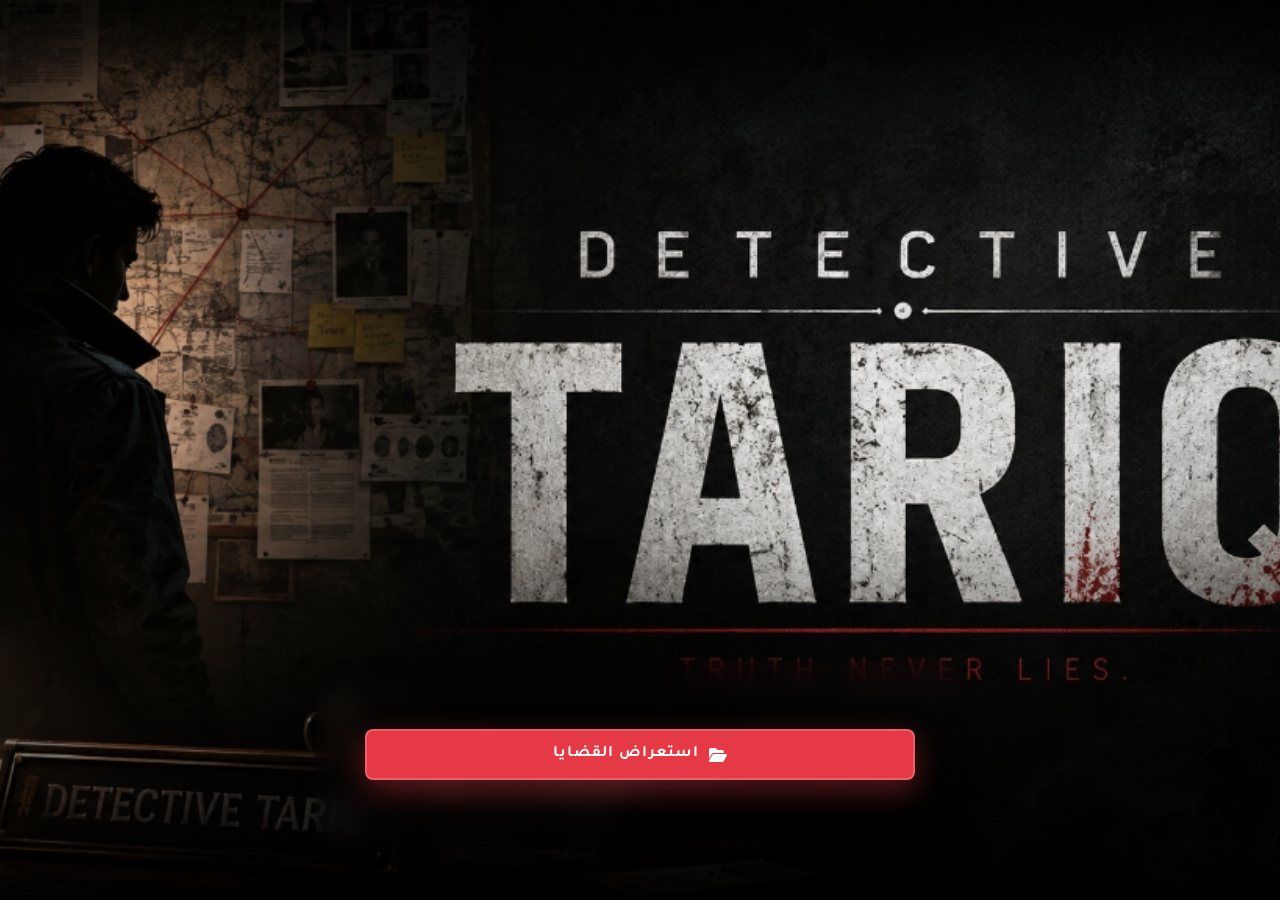
<file: index.html>
<!DOCTYPE html>
<html lang="ar" dir="rtl">
<head>
    <meta charset="UTF-8">
    <meta name="viewport" content="width=device-width, initial-scale=1.0">
    <meta http-equiv="Cache-Control" content="no-cache, no-store, must-revalidate">
    <meta http-equiv="Pragma" content="no-cache">
    <meta http-equiv="Expires" content="0">
    <title>المحقق طارق</title>
    <link rel="stylesheet" href="style.css">
    <link href="https://fonts.googleapis.com/css2?family=Tajawal:wght@400;500;700;900&display=swap" rel="stylesheet">
    <link rel="stylesheet" href="https://cdnjs.cloudflare.com/ajax/libs/font-awesome/6.4.0/css/all.min.css">
</head>
<body class="landing-body" style="background-image: url('intro_bg.jpg?v=2'); background-size: cover; background-position: center;">
    
    <div class="landing-overlay" style="background: linear-gradient(to top, rgba(0,0,0,0.9) 0%, transparent 40%);"></div>

    <div class="landing-content" style="background: transparent; border: none; box-shadow: none; margin-top: auto; margin-bottom: 50px;">
        <a href="cases_hub.html" class="btn btn-yellow start-btn" style="background: #e63946; color: white; border: 2px solid rgba(255,255,255,0.2); box-shadow: 0 10px 30px rgba(230, 57, 70, 0.4);"><i class="fas fa-folder-open"></i> استعراض القضايا</a>
    </div>
</body>
</html>
</file>
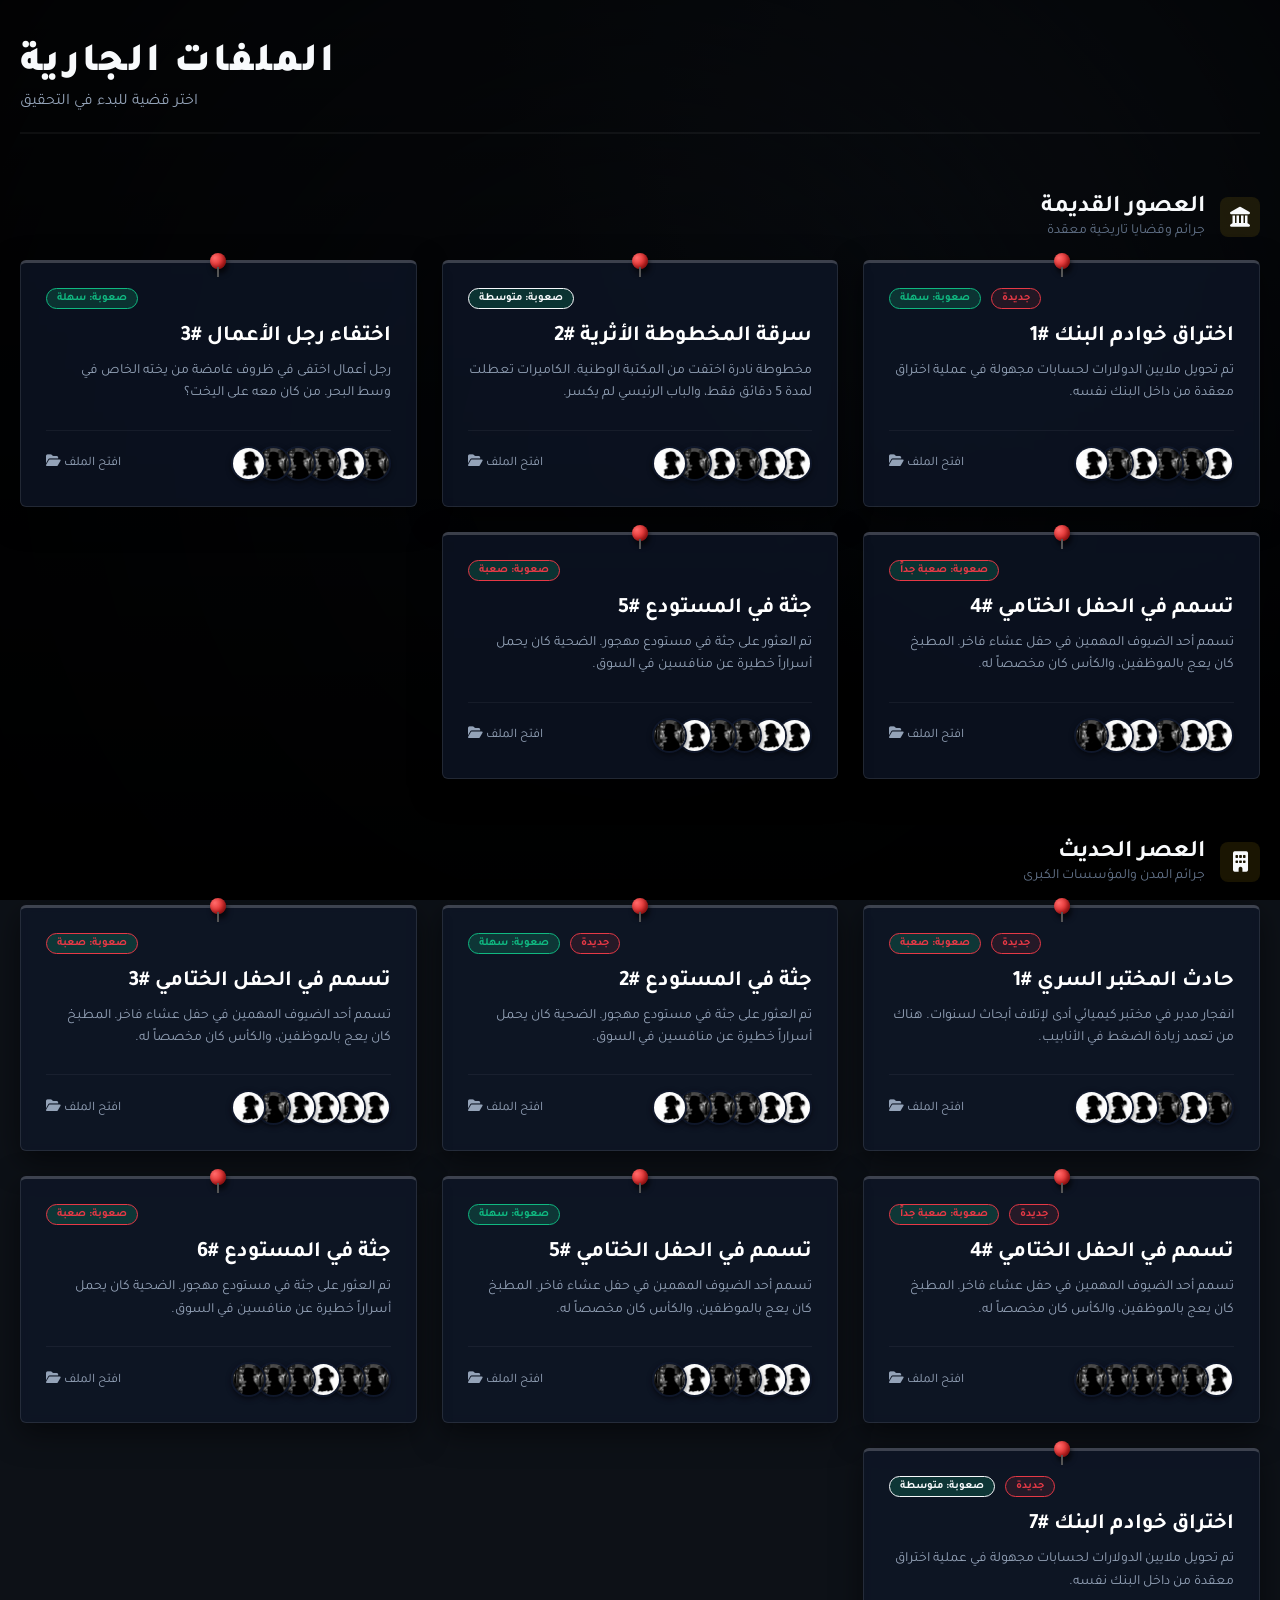
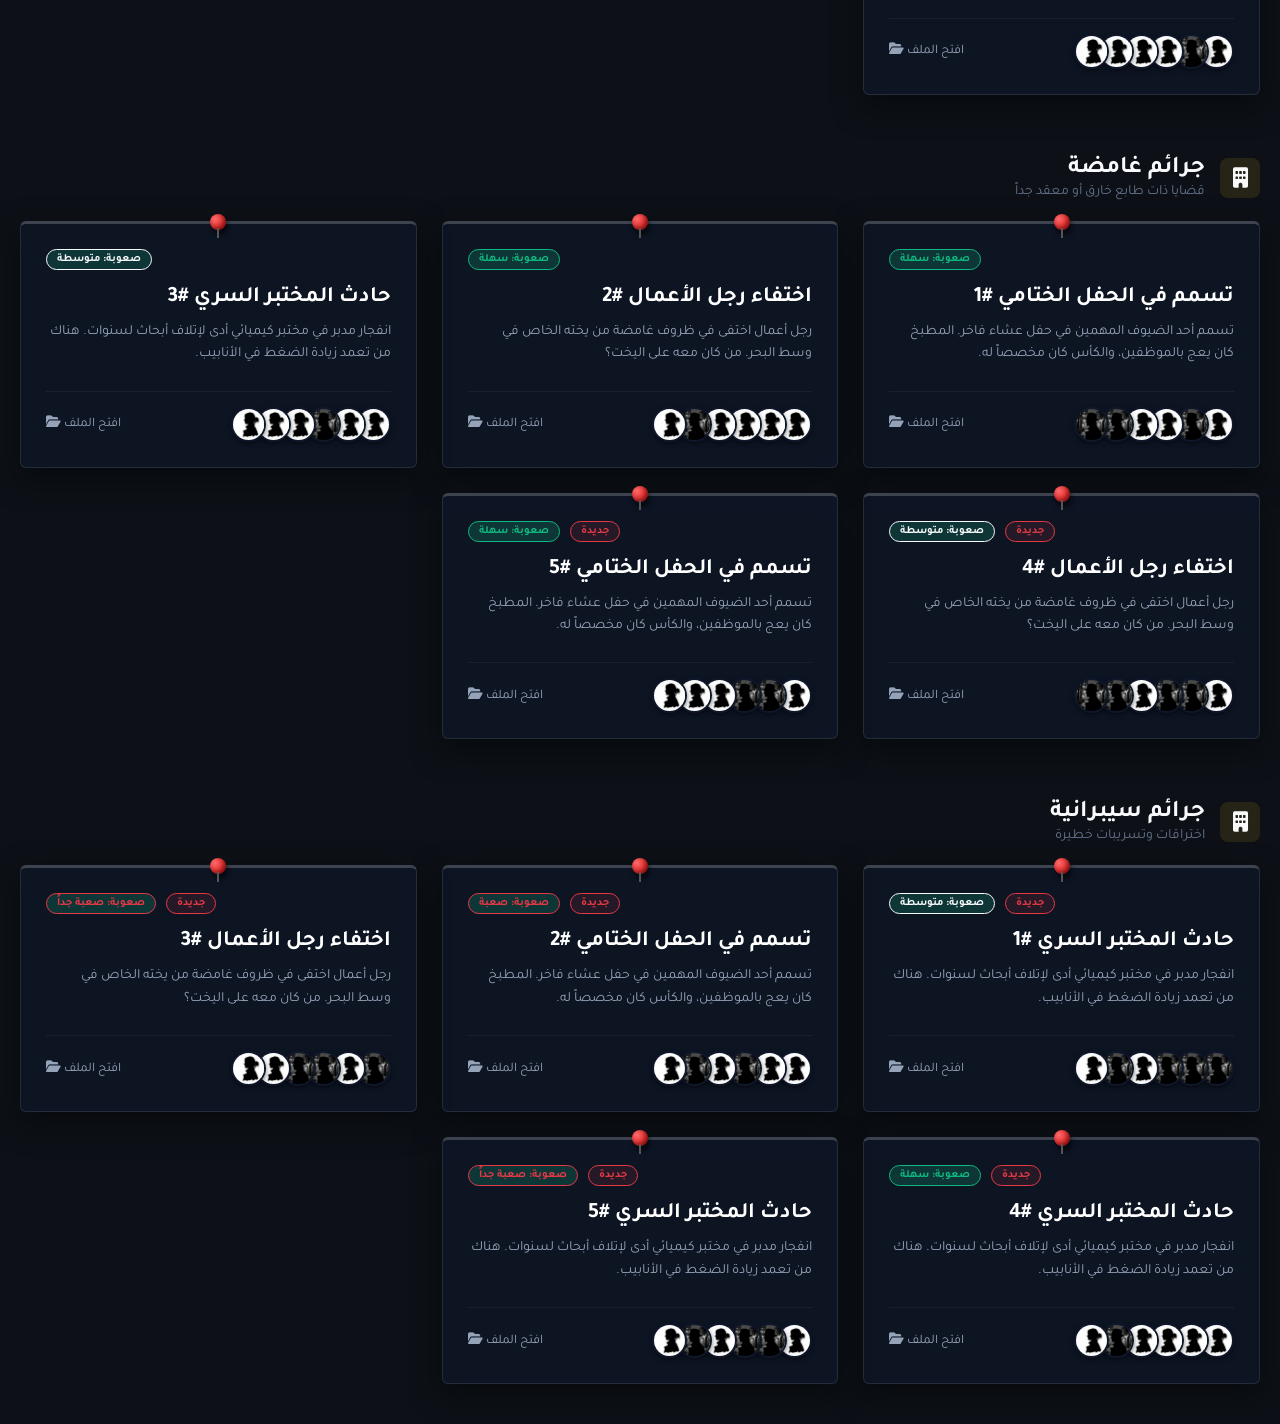
<file: cases_hub.html>
<!DOCTYPE html>
<html lang="ar" dir="rtl">
<head>
    <meta charset="UTF-8">
    <meta name="viewport" content="width=device-width, initial-scale=1.0">
    <meta http-equiv="Cache-Control" content="no-cache, no-store, must-revalidate">
    <meta http-equiv="Pragma" content="no-cache">
    <meta http-equiv="Expires" content="0">
    <title>المحقق طارق - اختيار القضية</title>
    <link rel="stylesheet" href="style.css">
    <link href="https://fonts.googleapis.com/css2?family=Tajawal:wght@400;500;700;900&display=swap" rel="stylesheet">
    <link rel="stylesheet" href="https://cdnjs.cloudflare.com/ajax/libs/font-awesome/6.4.0/css/all.min.css">
</head>
<body class="hub-body">
    <div class="overlay"></div>
    
    <div class="hub-container">
        <header class="hub-header">
            <h1 class="hub-title">الملفات الجارية</h1>
            <p class="hub-subtitle">اختر قضية للبدء في التحقيق</p>
        </header>

        <div class="corkboard" id="corkboard">
            <!-- Cases will be dynamically injected here -->
        </div>
    </div>

    <script src="cases_data.js?v=3"></script>
    <script>
        document.addEventListener('DOMContentLoaded', () => {
            const corkboard = document.getElementById('corkboard');
            
            // Group cases by category
            const categories = {};
            for (const [id, caseInfo] of Object.entries(casesData)) {
                if (!categories[caseInfo.category]) {
                    categories[caseInfo.category] = [];
                }
                categories[caseInfo.category].push({ id, ...caseInfo });
            }

            // Render categories and cards
            for (const [categoryName, cases] of Object.entries(categories)) {
                
                // Category Header
                const catHeader = document.createElement('div');
                catHeader.className = 'category-header';
                catHeader.innerHTML = `
                    <div class="cat-icon"><i class="fas ${categoryName === 'العصور القديمة' ? 'fa-landmark' : 'fa-building'}"></i></div>
                    <div class="cat-title-area">
                        <h3>${categoryName}</h3>
                        <p>${cases[0].categoryDesc}</p>
                    </div>
                `;
                corkboard.appendChild(catHeader);

                // Cases Grid for this category
                const grid = document.createElement('div');
                grid.className = 'cases-grid';

                cases.forEach(c => {
                    const card = document.createElement('div');
                    card.className = 'case-card';
                    card.onclick = () => window.location.href = `case_dashboard.html?case=${c.id}`;
                    
                    let difficultyColor = c.difficulty.includes('صعب') ? 'var(--accent-red)' : (c.difficulty.includes('متوسط') ? 'var(--accent-yellow)' : '#10b981');

                    // Small suspect avatars HTML
                    let avatarsHtml = c.suspects.map(s => `<img src="${s.avatar}" class="small-avatar" title="${s.name}">`).join('');

                    card.innerHTML = `
                        <div class="card-pin"></div>
                        <div class="card-badges">
                            ${c.isNew ? '<span class="badge new-badge">جديدة</span>' : ''}
                            <span class="badge diff-badge" style="color: ${difficultyColor}; border-color: ${difficultyColor};">صعوبة: ${c.difficulty}</span>
                        </div>
                        <h2 class="card-title">${c.title}</h2>
                        <p class="card-desc">${c.description}</p>
                        
                        <div class="card-footer">
                            <div class="suspects-mini">
                                ${avatarsHtml}
                            </div>
                            <div class="action-text">
                                <span>افتح الملف <i class="fas fa-folder-open"></i></span>
                            </div>
                        </div>
                    `;
                    grid.appendChild(card);
                });

                corkboard.appendChild(grid);
            }
        });
    </script>
</body>
</html>
</file>
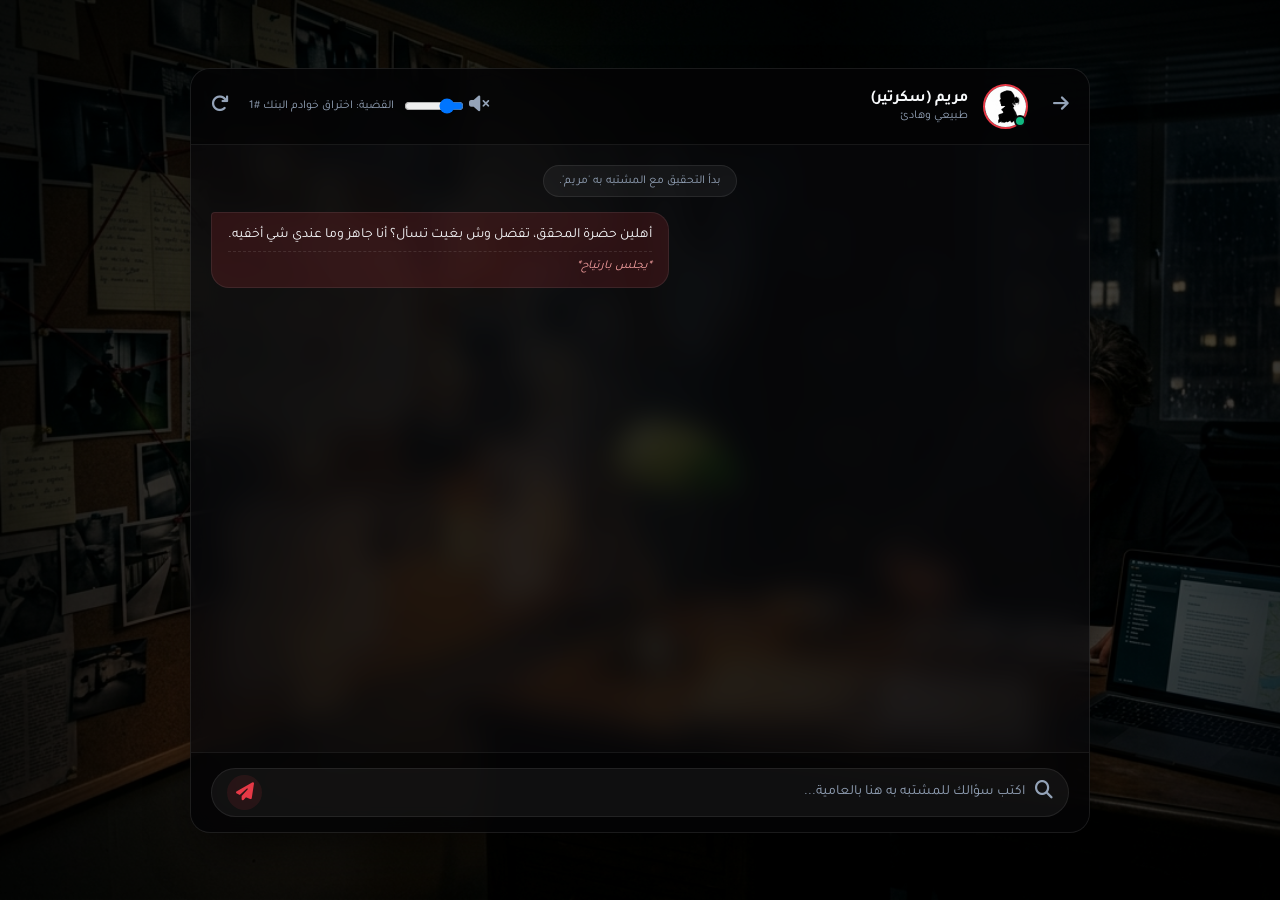
<file: chat.html>
<!DOCTYPE html>
<html lang="ar" dir="rtl">
<head>
    <meta charset="UTF-8">
    <meta name="viewport" content="width=device-width, initial-scale=1.0">
    <title>المحقق طارق - غرفة التحقيق</title>
    <link rel="stylesheet" href="style.css">
    <link href="https://fonts.googleapis.com/css2?family=Tajawal:wght@400;500;700&display=swap" rel="stylesheet">
    <link rel="stylesheet" href="https://cdnjs.cloudflare.com/ajax/libs/font-awesome/6.4.0/css/all.min.css">
</head>
<body class="chat-body">
    <div class="overlay"></div>

    <!-- Case Closed Overlay -->
    <div id="caseClosedOverlay" class="case-closed-overlay" style="display: none;">
        <div class="case-closed-content">
            <h1 class="case-closed-title">CASE CLOSED</h1>
            <p class="case-closed-subtitle">تم إغلاق القضية وإحالة المتهم للمحكمة</p>
            <a href="index.html" class="btn btn-red" style="margin-top: 20px;"><i class="fas fa-home"></i> العودة للرئيسية</a>
        </div>
    </div>

    <div class="app-container">
        <!-- Hidden YouTube Player for Background Music -->
        <div id="ytPlayer" style="position: absolute; width: 0; height: 0; border: 0; overflow: hidden; opacity: 0; pointer-events: none;"></div>
        
        <header class="chat-header">
            <div class="profile-info">
                <a href="#" id="backToDashboardBtn" class="icon-btn back-btn"><i class="fas fa-arrow-right"></i></a>
                <div class="avatar">
                    <img src="" alt="المشتبه به" id="suspectImage">
                    <div class="status-indicator"></div>
                </div>
                <div class="user-details">
                    <h2 id="suspectName">جاري التحميل...</h2>
                    <p class="status-text">طبيعي وهادئ</p>
                </div>
            </div>
            <div class="actions" style="display: flex; align-items: center; gap: 10px;">
                <div style="display: flex; align-items: center; gap: 5px;">
                    <button class="icon-btn" id="toggleAudioBtn" title="تشغيل/إيقاف الموسيقى"><i class="fas fa-volume-mute"></i></button>
                    <input type="range" id="volumeSlider" min="0" max="1" step="0.05" value="0.2" style="width: 60px; cursor: pointer;">
                </div>
                <span id="caseName" style="color: var(--text-secondary); font-size: 12px; margin-left: 10px;">القضية</span>
                <button class="icon-btn" onclick="location.reload()" title="إعادة تشغيل المحادثة (فقدان السجل)"><i class="fas fa-redo"></i></button>
            </div>
        </header>
        
        <main class="chat-area" id="chatArea">
            <div class="message-wrapper system-message">
                <p id="systemGreeting">بدأ التحقيق...</p>
            </div>
        </main>
        
        <footer class="input-area" id="inputFooter">
            <div class="input-wrapper">
                <button class="icon-btn attach-btn"><i class="fas fa-search"></i></button>
                <input type="text" id="userInput" placeholder="اكتب سؤالك للمشتبه به هنا بالعامية..." autocomplete="off">
                <button class="icon-btn send-btn" id="sendBtn"><i class="fas fa-paper-plane"></i></button>
            </div>
        </footer>

        <!-- Action Area (Hidden by default, shown when guilty confesses) -->
        <div id="arrestArea" class="action-area" style="display: none;">
            <button id="arrestBtn" class="btn btn-red w-full arrest-btn"><i class="fas fa-gavel"></i> إحالة إلى المحكمة والسجن</button>
        </div>
    </div>
    
    <script src="https://www.youtube.com/iframe_api"></script>
    <script src="cases_data.js"></script>
    <script src="app.js"></script>
</body>
</html>
</file>
<file: style.css>
:root {
    --bg-dark: #09090b;
    --panel-bg: rgba(9, 9, 11, 0.75); /* Darker glassmorphism */
    --border-color: rgba(255, 255, 255, 0.08);
    --text-primary: #f8fafc;
    --text-secondary: #94a3b8;
    --accent-red: #e63946;
    --accent-red-hover: #b91c1c;
    --accent-white: #ffffff;
    --chat-detective: rgba(255, 255, 255, 0.1);
    --chat-suspect: rgba(230, 57, 70, 0.15); /* Tint of red for suspect */
    --nervous-color: #ef4444;
}

* {
    margin: 0;
    padding: 0;
    box-sizing: border-box;
    font-family: 'Tajawal', sans-serif;
}

body {
    background-color: var(--bg-dark);
    background-image: url('bg.jpg');
    background-size: cover;
    background-position: center;
    background-attachment: fixed;
    color: var(--text-primary);
    min-height: 100vh;
    display: flex;
    justify-content: center;
    align-items: center;
    position: relative;
}

.overlay {
    position: fixed;
    top: 0;
    left: 0;
    width: 100%;
    height: 100%;
    background: radial-gradient(circle at center, rgba(0,0,0,0.4) 0%, rgba(0,0,0,0.85) 100%);
    z-index: -1;
}

/* ============================
   Landing Page Styles
============================ */
.landing-body {
    display: flex;
    justify-content: center;
    align-items: center;
    height: 100vh;
    background-color: #050505;
    position: relative;
    overflow: hidden;
}

.slideshow {
    list-style: none;
    width: 100%;
    height: 100vh;
    position: fixed;
    top: 0;
    left: 0;
    z-index: 0;
    padding: 0;
    margin: 0;
}

.slideshow li span {
    width: 100%;
    height: 100%;
    position: absolute;
    top: 0;
    left: 0;
    color: transparent;
    background-size: cover;
    background-position: center center;
    opacity: 0;
    animation: imageAnimation 18s linear infinite 0s;
    /* Adding a subtle zoom effect */
    transform: scale(1.05);
}

.slideshow li:nth-child(1) span { 
    background-image: url('slide1.png'); 
}
.slideshow li:nth-child(2) span { 
    background-image: url('slide2.png'); 
    animation-delay: 6s; 
}
.slideshow li:nth-child(3) span { 
    background-image: url('slide3.png'); 
    animation-delay: 12s; 
}

@keyframes imageAnimation {
    0% { opacity: 0; transform: scale(1.05); }
    15% { opacity: 1; }
    33% { opacity: 1; }
    48% { opacity: 0; transform: scale(1.1); }
    100% { opacity: 0; transform: scale(1.05); }
}

.landing-overlay {
    position: fixed;
    top: 0;
    left: 0;
    width: 100%;
    height: 100%;
    background: linear-gradient(135deg, rgba(15, 23, 42, 0.9) 0%, rgba(0, 0, 0, 0.6) 100%);
    z-index: 1;
}

.landing-content {
    position: relative;
    z-index: 2;
    background: rgba(10, 15, 30, 0.6);
    padding: 70px 50px;
    border-radius: 25px;
    text-align: center;
    backdrop-filter: blur(15px);
    -webkit-backdrop-filter: blur(15px);
    border: 1px solid rgba(255, 255, 255, 0.15);
    box-shadow: 0 30px 60px rgba(0,0,0,0.8), inset 0 1px 0 rgba(255,255,255,0.2);
    max-width: 650px;
    width: 90%;
    animation: slideUpFade 1s cubic-bezier(0.16, 1, 0.3, 1);
}

@keyframes slideUpFade {
    0% { opacity: 0; transform: translateY(50px); }
    100% { opacity: 1; transform: translateY(0); }
}

.landing-title {
    font-size: 70px;
    font-weight: 900;
    color: #fff;
    margin-bottom: 15px;
    text-shadow: 0 0 20px rgba(250, 204, 21, 0.4);
    letter-spacing: -2px;
}

.landing-desc {
    font-size: 22px;
    color: #cbd5e1;
    margin-bottom: 45px;
    font-weight: 500;
}

.start-btn {
    font-size: 24px;
    padding: 18px 50px;
    border-radius: 50px;
    text-transform: uppercase;
    letter-spacing: 1px;
    box-shadow: 0 10px 25px rgba(250, 204, 21, 0.3);
    transition: all 0.4s cubic-bezier(0.175, 0.885, 0.32, 1.275);
}

.start-btn:hover {
    transform: translateY(-5px) scale(1.05);
    box-shadow: 0 15px 35px rgba(250, 204, 21, 0.5);
}

.case-card {
    background: var(--panel-bg);
    backdrop-filter: blur(15px);
    border: 1px solid var(--border-color);
    border-radius: 12px;
    padding: 20px;
    box-shadow: 0 10px 30px rgba(0,0,0,0.5);
}
.case-header {
    display: flex;
    justify-content: space-between;
    margin-bottom: 15px;
    font-size: 12px;
    font-weight: bold;
}
.badge {
    background: rgba(16, 185, 129, 0.2);
    color: #34d399;
    padding: 3px 8px;
    border-radius: 4px;
}
.case-id {
    color: var(--text-secondary);
    letter-spacing: 1px;
}
.case-body h3 {
    font-size: 24px;
    margin-bottom: 5px;
}
.case-body p {
    color: var(--text-secondary);
    font-size: 14px;
}

.action-buttons {
    display: flex;
    flex-direction: column;
    gap: 12px;
}

.btn {
    width: 100%;
    padding: 14px;
    border: none;
    border-radius: 8px;
    font-size: 16px;
    font-weight: 700;
    cursor: pointer;
    display: flex;
    justify-content: center;
    align-items: center;
    gap: 10px;
    transition: all 0.2s;
    text-decoration: none;
}
.btn-white {
    background: var(--accent-white);
    color: var(--bg-dark);
}
.btn-white:hover {
    background: #e2e8f0;
}
.btn-red {
    background: var(--accent-red);
    color: white;
}
.btn-red:hover {
    background: var(--accent-red-hover);
}

.social-buttons {
    display: flex;
    gap: 10px;
}
.social-buttons .btn {
    font-size: 14px;
    padding: 10px;
}
.btn-dark {
    background: rgba(255,255,255,0.05);
    color: white;
    border: 1px solid var(--border-color);
}
.btn-dark:hover {
    background: rgba(255,255,255,0.1);
}
.btn-discord {
    background: rgba(88, 101, 242, 0.1);
    color: #5865F2;
    border: 1px solid rgba(88, 101, 242, 0.3);
}

.info-section {
    margin-top: 20px;
    text-align: center;
}
.info-section h3 {
    font-size: 18px;
    color: var(--text-secondary);
    margin-bottom: 10px;
}
.info-desc {
    font-size: 14px;
    color: var(--text-secondary);
    margin-bottom: 25px;
}

.feature-cards {
    display: flex;
    flex-direction: column;
    gap: 15px;
    text-align: right;
}
.feature-card {
    background: var(--panel-bg);
    backdrop-filter: blur(10px);
    border: 1px solid var(--border-color);
    border-radius: 12px;
    padding: 15px;
    display: flex;
    gap: 15px;
    align-items: center;
}
.feature-card i {
    font-size: 24px;
    color: var(--accent-red);
    width: 30px;
    text-align: center;
}
.feature-card h4 {
    font-size: 16px;
    margin-bottom: 5px;
}
.feature-card p {
    font-size: 13px;
    color: var(--text-secondary);
    line-height: 1.4;
}

/* ============================
   Chat Interface Styles
============================ */
.chat-body {
    overflow: hidden;
}

.app-container {
    width: 100%;
    max-width: 900px;
    height: 85vh;
    background: var(--panel-bg);
    backdrop-filter: blur(15px);
    -webkit-backdrop-filter: blur(15px);
    border: 1px solid var(--border-color);
    border-radius: 20px;
    display: flex;
    flex-direction: column;
    overflow: hidden;
    box-shadow: 0 25px 50px -12px rgba(0, 0, 0, 0.7);
}

.chat-header {
    display: flex;
    justify-content: space-between;
    align-items: center;
    padding: 15px 20px;
    background: rgba(0,0,0,0.5);
    border-bottom: 1px solid var(--border-color);
}

.profile-info {
    display: flex;
    align-items: center;
    gap: 15px;
}
.back-btn {
    margin-left: 10px;
    text-decoration: none;
}

.avatar {
    position: relative;
    width: 45px;
    height: 45px;
}

.avatar img {
    width: 100%;
    height: 100%;
    border-radius: 50%;
    object-fit: cover;
    border: 2px solid var(--accent-red);
}

.status-indicator {
    position: absolute;
    bottom: 2px;
    right: 2px;
    width: 12px;
    height: 12px;
    background-color: #10b981; 
    border-radius: 50%;
    border: 2px solid var(--bg-dark);
    transition: background-color 0.3s;
}

.status-indicator.nervous {
    background-color: var(--nervous-color);
    box-shadow: 0 0 8px var(--nervous-color);
}

.user-details h2 {
    font-size: 16px;
    font-weight: 700;
}

.status-text {
    font-size: 12px;
    color: var(--text-secondary);
    transition: color 0.3s;
}

.status-text.nervous {
    color: var(--nervous-color);
}

.icon-btn {
    background: none;
    border: none;
    color: var(--text-secondary);
    font-size: 18px;
    cursor: pointer;
    transition: color 0.2s;
}

.icon-btn:hover {
    color: var(--text-primary);
}

.chat-area {
    flex: 1;
    padding: 20px;
    overflow-y: auto;
    display: flex;
    flex-direction: column;
    gap: 15px;
    scrollbar-width: thin;
    scrollbar-color: var(--border-color) transparent;
}

.chat-area::-webkit-scrollbar {
    width: 6px;
}
.chat-area::-webkit-scrollbar-thumb {
    background-color: var(--border-color);
    border-radius: 10px;
}

.message-wrapper {
    display: flex;
    flex-direction: column;
    max-width: 85%;
    animation: fadeIn 0.3s ease-out forwards;
}

@keyframes fadeIn {
    from { opacity: 0; transform: translateY(10px); }
    to { opacity: 1; transform: translateY(0); }
}

.message-wrapper.detective {
    align-self: flex-start;
}

.message-wrapper.suspect {
    align-self: flex-end;
}

.message-wrapper.system-message {
    align-self: center;
    max-width: 90%;
    background: rgba(255, 255, 255, 0.05);
    padding: 8px 15px;
    border-radius: 20px;
    font-size: 12px;
    color: var(--text-secondary);
    text-align: center;
    border: 1px solid var(--border-color);
}

.message-content {
    padding: 12px 16px;
    border-radius: 18px;
    font-size: 14px;
    line-height: 1.5;
    position: relative;
    border: 1px solid var(--border-color);
}

.detective .message-content {
    background-color: var(--chat-detective);
    border-top-right-radius: 4px;
}

.suspect .message-content {
    background-color: var(--chat-suspect);
    border-top-left-radius: 4px;
}

.body-language {
    display: block;
    font-size: 12px;
    font-style: italic;
    color: #fca5a5;
    margin-top: 5px;
    padding-top: 5px;
    border-top: 1px dashed rgba(255, 255, 255, 0.1);
}

.evidence-tag {
    display: inline-block;
    background: rgba(234, 179, 8, 0.2);
    color: #fde047;
    padding: 2px 6px;
    border-radius: 4px;
    font-size: 11px;
    margin-top: 5px;
    border: 1px solid rgba(234, 179, 8, 0.4);
}

.input-area {
    padding: 15px 20px;
    background: rgba(0,0,0,0.5);
    border-top: 1px solid var(--border-color);
}

.input-wrapper {
    display: flex;
    align-items: center;
    background: rgba(255, 255, 255, 0.05);
    border: 1px solid var(--border-color);
    border-radius: 25px;
    padding: 5px 15px;
}

#userInput {
    flex: 1;
    background: none;
    border: none;
    color: var(--text-primary);
    padding: 10px;
    font-size: 14px;
    outline: none;
}

#userInput::placeholder {
    color: var(--text-secondary);
}

.send-btn {
    color: var(--accent-red);
    width: 35px;
    height: 35px;
    border-radius: 50%;
    display: flex;
    justify-content: center;
    align-items: center;
    background: rgba(230, 57, 70, 0.1);
}
.send-btn:hover {
    background: rgba(230, 57, 70, 0.2);
}

.typing-indicator {
    display: none;
    align-items: center;
    gap: 4px;
    padding: 12px 16px;
    background-color: var(--chat-suspect);
    border: 1px solid var(--border-color);
    border-radius: 18px;
    border-top-left-radius: 4px;
    width: fit-content;
}
.typing-indicator span {
    width: 6px;
    height: 6px;
    background-color: var(--text-secondary);
    border-radius: 50%;
    animation: bounce 1.4s infinite ease-in-out both;
}
.typing-indicator span:nth-child(1) { animation-delay: -0.32s; }
.typing-indicator span:nth-child(2) { animation-delay: -0.16s; }

@keyframes shake {
    0% { transform: translateX(0); }
    25% { transform: translateX(-2px) rotate(-1deg); }
    50% { transform: translateX(2px) rotate(1deg); }
    75% { transform: translateX(-2px) rotate(-1deg); }
    100% { transform: translateX(0); }
}
.message-wrapper.suspect.nervous .message-content {
    animation: shake 0.5s ease-in-out;
    border: 1px solid rgba(239, 68, 68, 0.5);
    box-shadow: 0 0 10px rgba(239, 68, 68, 0.2);
}
/* Append modal styles to the end of style.css */

/* ============================
   Modal Styles
============================ */
.modal-overlay {
    position: fixed;
    top: 0;
    left: 0;
    width: 100%;
    height: 100%;
    background: rgba(0, 0, 0, 0.85);
    backdrop-filter: blur(5px);
    display: flex;
    justify-content: center;
    align-items: center;
    z-index: 1000;
}

.modal-content {
    background: rgba(15, 23, 42, 0.95);
    border: 1px solid var(--accent-red);
    border-radius: 15px;
    width: 90%;
    max-width: 500px;
    padding: 30px;
    box-shadow: 0 0 30px rgba(230, 57, 70, 0.3);
    text-align: right;
    animation: scaleUp 0.3s ease-out forwards;
}

@keyframes scaleUp {
    from { transform: scale(0.9); opacity: 0; }
    to { transform: scale(1); opacity: 1; }
}

.modal-title {
    color: var(--accent-red);
    font-size: 24px;
    margin-bottom: 20px;
    text-align: center;
    border-bottom: 1px solid rgba(230, 57, 70, 0.3);
    padding-bottom: 15px;
}

.modal-body {
    display: flex;
    gap: 20px;
    align-items: flex-start;
}

.modal-body img {
    width: 120px;
    height: 120px;
    border-radius: 10px;
    object-fit: cover;
    border: 2px solid var(--border-color);
}

.modal-details {
    flex: 1;
}

.modal-details h3 {
    font-size: 20px;
    margin-bottom: 5px;
}

.modal-desc {
    color: var(--text-secondary);
    font-size: 14px;
    margin-bottom: 15px;
}

.modal-case-summary h4 {
    color: var(--accent-white);
    font-size: 15px;
    margin-bottom: 5px;
}

.modal-case-summary p {
    color: #cbd5e1;
    font-size: 13px;
    line-height: 1.5;
}

.w-full {
    width: 100%;
}
/* ============================
   End Game Styles
============================ */
.action-area {
    padding: 15px;
    background: rgba(15, 23, 42, 0.95);
    border-top: 1px solid rgba(255, 255, 255, 0.1);
}

.arrest-btn {
    font-size: 18px;
    font-weight: bold;
    padding: 15px;
    box-shadow: 0 0 20px rgba(239, 68, 68, 0.4);
    animation: pulseRed 2s infinite;
}

@keyframes pulseRed {
    0% { box-shadow: 0 0 0 0 rgba(239, 68, 68, 0.7); }
    70% { box-shadow: 0 0 0 15px rgba(239, 68, 68, 0); }
    100% { box-shadow: 0 0 0 0 rgba(239, 68, 68, 0); }
}

.case-closed-overlay {
    position: fixed;
    top: 0;
    left: 0;
    width: 100%;
    height: 100%;
    background: rgba(15, 0, 0, 0.95);
    z-index: 2000;
    display: flex;
    justify-content: center;
    align-items: center;
    backdrop-filter: blur(10px);
}

.case-closed-content {
    text-align: center;
    animation: slamIn 0.5s cubic-bezier(0.175, 0.885, 0.32, 1.275) forwards;
}

@keyframes slamIn {
    0% { transform: scale(5); opacity: 0; }
    50% { transform: scale(0.8); opacity: 1; }
    100% { transform: scale(1); opacity: 1; }
}

.case-closed-title {
    font-size: 60px;
    font-weight: 900;
    color: var(--accent-red);
    letter-spacing: 5px;
    margin-bottom: 10px;
    text-shadow: 0 0 30px rgba(239, 68, 68, 0.8);
    font-family: Arial, sans-serif; /* For better English bold look */
}

.case-closed-subtitle {
    font-size: 20px;
    color: #e2e8f0;
}
/* ============================
   Cases Hub / Corkboard Styles
============================ */
.hub-body {
    display: block;
    background-color: #0d1117; /* Very dark base */
    background-image: 
        radial-gradient(circle at top right, rgba(30, 41, 59, 0.8), transparent 50%),
        linear-gradient(to bottom, transparent, rgba(0,0,0,0.9)),
        url('https://www.transparenttextures.com/patterns/wood-pattern.png'); /* Subtle texture */
    background-size: cover, cover, auto;
    background-attachment: fixed;
    min-height: 100vh;
    padding: 40px 20px;
    overflow-x: hidden;
    overflow-y: auto;
}

.hub-container {
    max-width: 1400px;
    margin: 0 auto;
    position: relative;
    z-index: 2;
}

.hub-header {
    text-align: left; /* Depending on dir=rtl, this will align right actually */
    margin-bottom: 50px;
    border-bottom: 2px solid rgba(255,255,255,0.05);
    padding-bottom: 20px;
}

.hub-title {
    font-size: 40px;
    font-weight: 900;
    color: #f8fafc;
    letter-spacing: 2px;
}

.hub-subtitle {
    color: #94a3b8;
    font-size: 16px;
    margin-top: 5px;
}

/* Category Sections */
.category-header {
    display: flex;
    align-items: center;
    gap: 15px;
    margin-top: 60px;
    margin-bottom: 20px;
}

.cat-icon {
    width: 40px;
    height: 40px;
    background: rgba(250, 204, 21, 0.1);
    color: var(--accent-yellow);
    border-radius: 8px;
    display: flex;
    align-items: center;
    justify-content: center;
    font-size: 20px;
}

.cat-title-area h3 {
    color: #f8fafc;
    font-size: 24px;
    font-weight: bold;
}
.cat-title-area p {
    color: #64748b;
    font-size: 14px;
}

/* Cards Grid */
.cases-grid {
    display: grid;
    grid-template-columns: repeat(auto-fill, minmax(320px, 1fr));
    gap: 25px;
}

/* The File Card */
.case-card {
    background: rgba(15, 23, 42, 0.7);
    border: 1px solid rgba(255, 255, 255, 0.1);
    border-top: 3px solid rgba(255, 255, 255, 0.2);
    border-radius: 6px;
    padding: 25px;
    position: relative;
    cursor: pointer;
    transition: all 0.3s ease;
    backdrop-filter: blur(5px);
    box-shadow: 0 10px 30px rgba(0,0,0,0.5);
    display: flex;
    flex-direction: column;
}

.case-card:hover {
    transform: translateY(-5px) rotate(1deg);
    border-color: rgba(250, 204, 21, 0.4);
    box-shadow: 0 15px 40px rgba(0,0,0,0.7);
}

/* The Red Pin */
.card-pin {
    position: absolute;
    top: -10px;
    left: 50%;
    transform: translateX(-50%);
    width: 16px;
    height: 16px;
    background: radial-gradient(circle at 30% 30%, #ff6b6b, #cc0000);
    border-radius: 50%;
    box-shadow: 2px 5px 5px rgba(0,0,0,0.6), inset -2px -2px 4px rgba(0,0,0,0.4);
    z-index: 10;
}
.card-pin::after {
    content: '';
    position: absolute;
    top: 14px;
    left: 7px;
    width: 2px;
    height: 10px;
    background: #555;
    z-index: -1;
}

/* Badges inside card */
.card-badges {
    display: flex;
    justify-content: flex-end;
    gap: 10px;
    margin-bottom: 15px;
}

.badge {
    padding: 3px 10px;
    border-radius: 20px;
    font-size: 11px;
    font-weight: bold;
    border: 1px solid;
}

.new-badge {
    background: rgba(239, 68, 68, 0.1);
    color: var(--accent-red);
    border-color: var(--accent-red);
}

/* Typography inside card */
.card-title {
    font-size: 22px;
    font-weight: bold;
    color: #fff;
    margin-bottom: 10px;
}

.card-desc {
    color: #94a3b8;
    font-size: 14px;
    line-height: 1.6;
    margin-bottom: 25px;
    flex-grow: 1;
}

/* Card Footer */
.card-footer {
    display: flex;
    justify-content: space-between;
    align-items: center;
    border-top: 1px solid rgba(255,255,255,0.05);
    padding-top: 15px;
}

.suspects-mini {
    display: flex;
}

.small-avatar {
    width: 35px;
    height: 35px;
    border-radius: 50%;
    border: 2px solid #0f172a;
    margin-left: -10px;
    object-fit: cover;
    box-shadow: 0 2px 5px rgba(0,0,0,0.5);
}

.action-text {
    color: var(--text-secondary);
    font-size: 13px;
    transition: color 0.3s;
}

.case-card:hover .action-text {
    color: var(--accent-yellow);
}
/* Animations for suspect cards */
.suspect-card-anim {
    opacity: 0;
    transform: translateY(30px);
    animation: fadeUpIn 0.5s ease-out forwards;
}

@keyframes fadeUpIn {
    to {
        opacity: 1;
        transform: translateY(0);
    }
}
</file>
